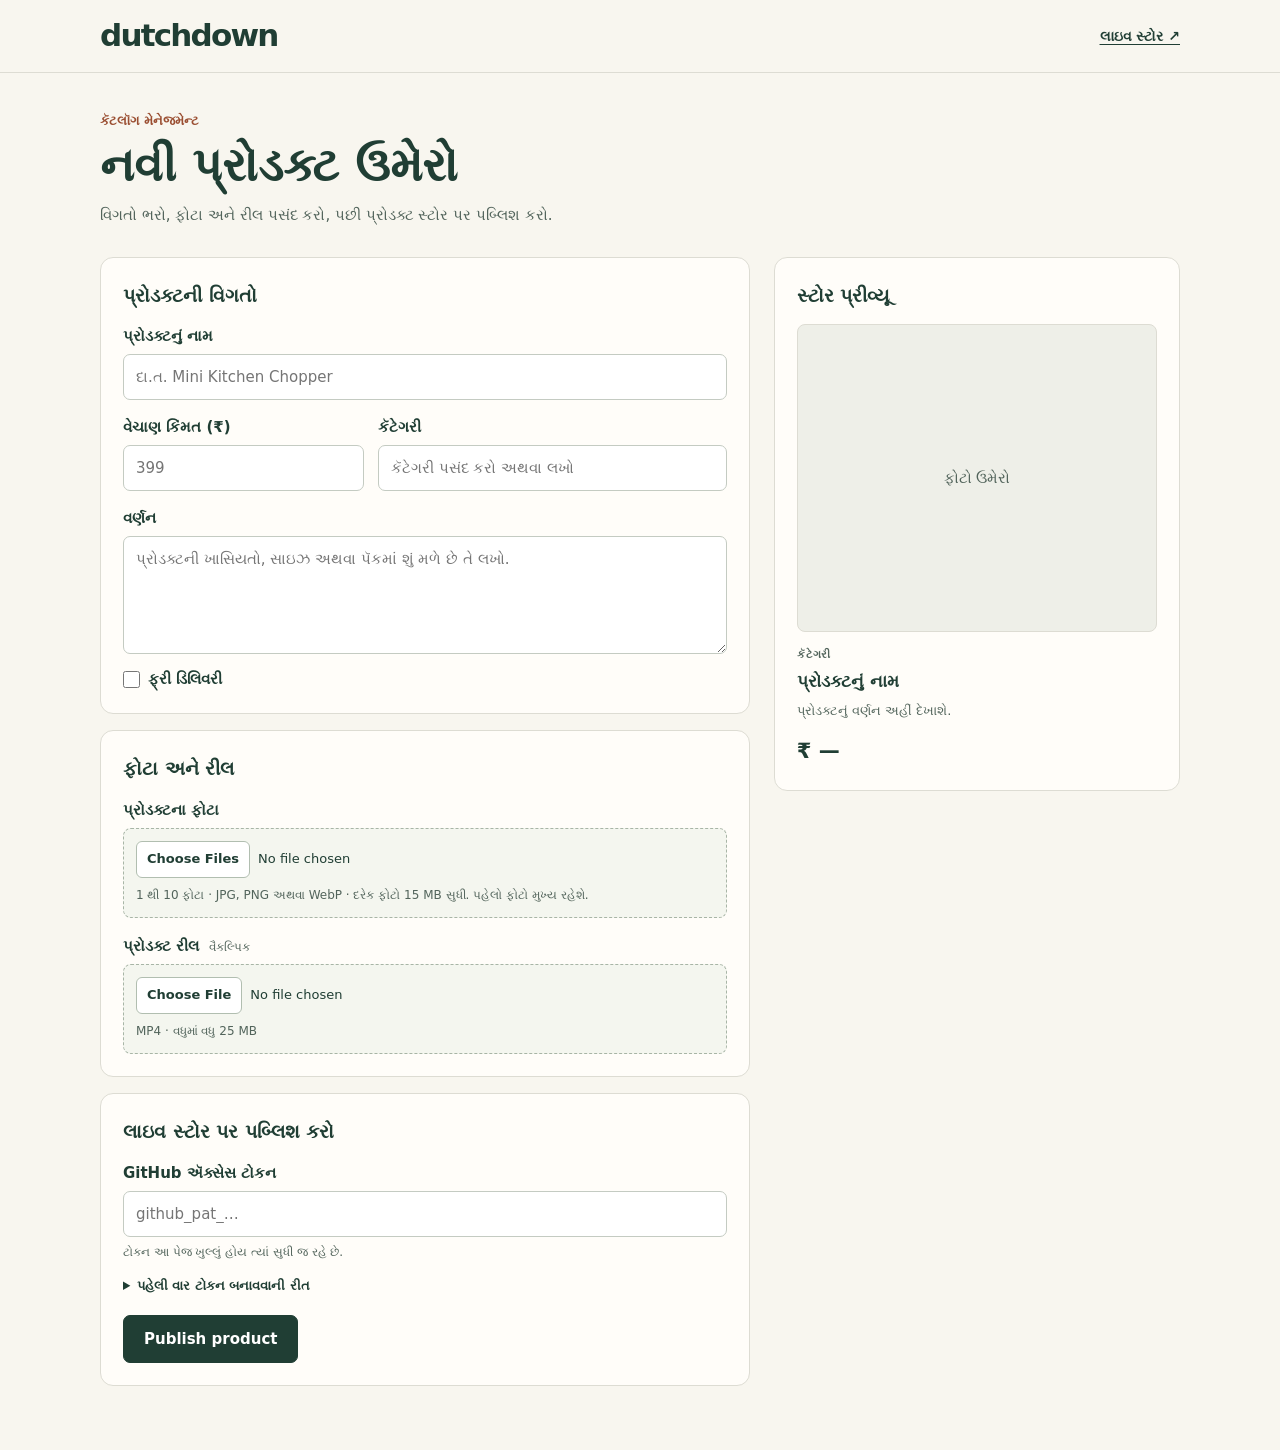
<file: admin/index.html>
<!doctype html>
<html lang="gu">
<head>
  <meta charset="utf-8">
  <meta name="viewport" content="width=device-width, initial-scale=1">
  <meta name="robots" content="noindex, nofollow">
  <meta http-equiv="Content-Security-Policy" content="default-src 'none'; script-src 'self'; style-src 'self'; img-src 'self' blob:; media-src blob:; connect-src 'self' https://api.github.com; base-uri 'none'; form-action 'none'">
  <title>પ્રોડક્ટ ઉમેરો | Dutchdown</title>
  <link rel="stylesheet" href="admin.css">
  <script src="admin.js?v=20261112-product-details" defer></script>
</head>
<body>
  <header class="site-header">
    <div class="header-inner">
      <a class="wordmark" href="../">dutchdown</a>
      <a class="store-link" href="../" target="_blank" rel="noopener">લાઇવ સ્ટોર ↗</a>
    </div>
  </header>

  <main>
    <div class="intro">
      <p class="eyebrow">કૅટલૉગ મેનેજમેન્ટ</p>
      <h1>નવી પ્રોડક્ટ ઉમેરો</h1>
      <p>વિગતો ભરો, ફોટા અને રીલ પસંદ કરો, પછી પ્રોડક્ટ સ્ટોર પર પબ્લિશ કરો.</p>
    </div>
    <div class="workspace">
      <form id="product-form">
        <fieldset id="product-fields">
          <section class="panel" aria-labelledby="details-title">
            <h2 id="details-title">પ્રોડક્ટની વિગતો</h2>
            <label for="name">પ્રોડક્ટનું નામ</label>
            <input id="name" name="name" required maxlength="100" placeholder="દા.ત. Mini Kitchen Chopper">
            <div class="two-fields">
              <div>
                <label for="price">વેચાણ કિંમત (₹)</label>
                <input id="price" name="price" required type="number" inputmode="decimal" min="0.01" max="9999999" step="0.01" placeholder="399">
              </div>
              <div>
                <label for="category">કૅટેગરી</label>
                <input id="category" name="category" required maxlength="45" list="categories" placeholder="કૅટેગરી પસંદ કરો અથવા લખો">
                <datalist id="categories">
                  <option value="Accessories"></option><option value="Cleaning"></option><option value="Electronics"></option>
                  <option value="Gifts"></option><option value="Kitchen"></option>
                </datalist>
              </div>
            </div>
            <label for="description">વર્ણન</label>
            <textarea id="description" name="description" required maxlength="1200" rows="4" placeholder="પ્રોડક્ટની ખાસિયતો, સાઇઝ અથવા પૅકમાં શું મળે છે તે લખો."></textarea>
            <label class="check"><input type="checkbox" name="freeDelivery"> ફ્રી ડિલિવરી</label>
          </section>

          <section class="panel" aria-labelledby="media-title">
            <h2 id="media-title">ફોટા અને રીલ</h2>
            <label for="photos">પ્રોડક્ટના ફોટા</label>
            <div class="upload">
              <input id="photos" name="photos" type="file" accept="image/jpeg,image/png,image/webp,.jpg,.jpeg,.png,.webp" required multiple aria-describedby="photo-help">
              <p id="photo-help">1 થી 10 ફોટા · JPG, PNG અથવા WebP · દરેક ફોટો 15 MB સુધી. પહેલો ફોટો મુખ્ય રહેશે.</p>
            </div>
            <label for="reel">પ્રોડક્ટ રીલ <span>વૈકલ્પિક</span></label>
            <div class="upload">
              <input id="reel" name="reel" type="file" accept="video/mp4,.mp4" aria-describedby="reel-help">
              <p id="reel-help">MP4 · વધુમાં વધુ 25 MB</p>
            </div>
          </section>

          <section class="panel publish-panel" aria-labelledby="publish-title">
            <h2 id="publish-title">લાઇવ સ્ટોર પર પબ્લિશ કરો</h2>
            <label for="token">GitHub ઍક્સેસ ટોકન</label>
            <input id="token" type="password" required autocomplete="off" autocapitalize="off" spellcheck="false" placeholder="github_pat_…" aria-describedby="token-help">
            <p class="field-help" id="token-help">ટોકન આ પેજ ખુલ્લું હોય ત્યાં સુધી જ રહે છે.</p>
            <details class="token-help">
              <summary>પહેલી વાર ટોકન બનાવવાની રીત</summary>
              <ol>
                <li><a href="https://github.com/settings/personal-access-tokens/new" target="_blank" rel="noopener">GitHub પર fine-grained token બનાવો ↗</a> અને <b>citishopind-ops</b> એકાઉન્ટ વાપરો.</li>
                <li><b>Only select repositories</b> માં <b>dutchdown</b> પસંદ કરો.</li>
                <li><b>Repository permissions → Contents → Read and write</b> આપો.</li>
                <li><b>Generate token</b> દબાવીને મળેલો ટોકન ઉપરના બૉક્સમાં પેસ્ટ કરો.</li>
              </ol>
            </details>
            <button class="primary-button" type="submit">Publish product</button>
          </section>
        </fieldset>
        <div class="publish-feedback" id="feedback" hidden>
          <p id="status" role="status" aria-live="polite"></p>
          <div class="actions">
            <a id="view-product" hidden target="_blank" rel="noopener">લાઇવ પ્રોડક્ટ જુઓ ↗</a>
            <a id="view-commit" hidden target="_blank" rel="noopener">GitHub commit ↗</a>
            <button id="check-live" type="button" hidden>લાઇવ સ્ટેટસ તપાસો</button>
            <button id="new-product" type="button" hidden>બીજી પ્રોડક્ટ ઉમેરો</button>
          </div>
        </div>
      </form>

      <aside class="panel preview-panel" aria-labelledby="preview-title">
        <h2 id="preview-title">સ્ટોર પ્રીવ્યૂ</h2>
        <div class="preview-photo">
          <p id="photo-placeholder">ફોટો ઉમેરો</p>
          <img id="preview-image" hidden alt="">
          <span class="delivery-badge" id="preview-delivery" hidden>FREE DELIVERY</span>
        </div>
        <div id="preview-thumbnails" class="preview-thumbnails" hidden></div>
        <video id="preview-reel" controls playsinline preload="metadata" aria-label="રીલ પ્રીવ્યૂ" hidden></video>
        <p class="preview-category" id="preview-category">કૅટેગરી</p>
        <h3 id="preview-name">પ્રોડક્ટનું નામ</h3>
        <p id="preview-description">પ્રોડક્ટનું વર્ણન અહીં દેખાશે.</p>
        <strong id="preview-price">₹ —</strong>
      </aside>
    </div>
  </main>
</body>
</html>
</file>
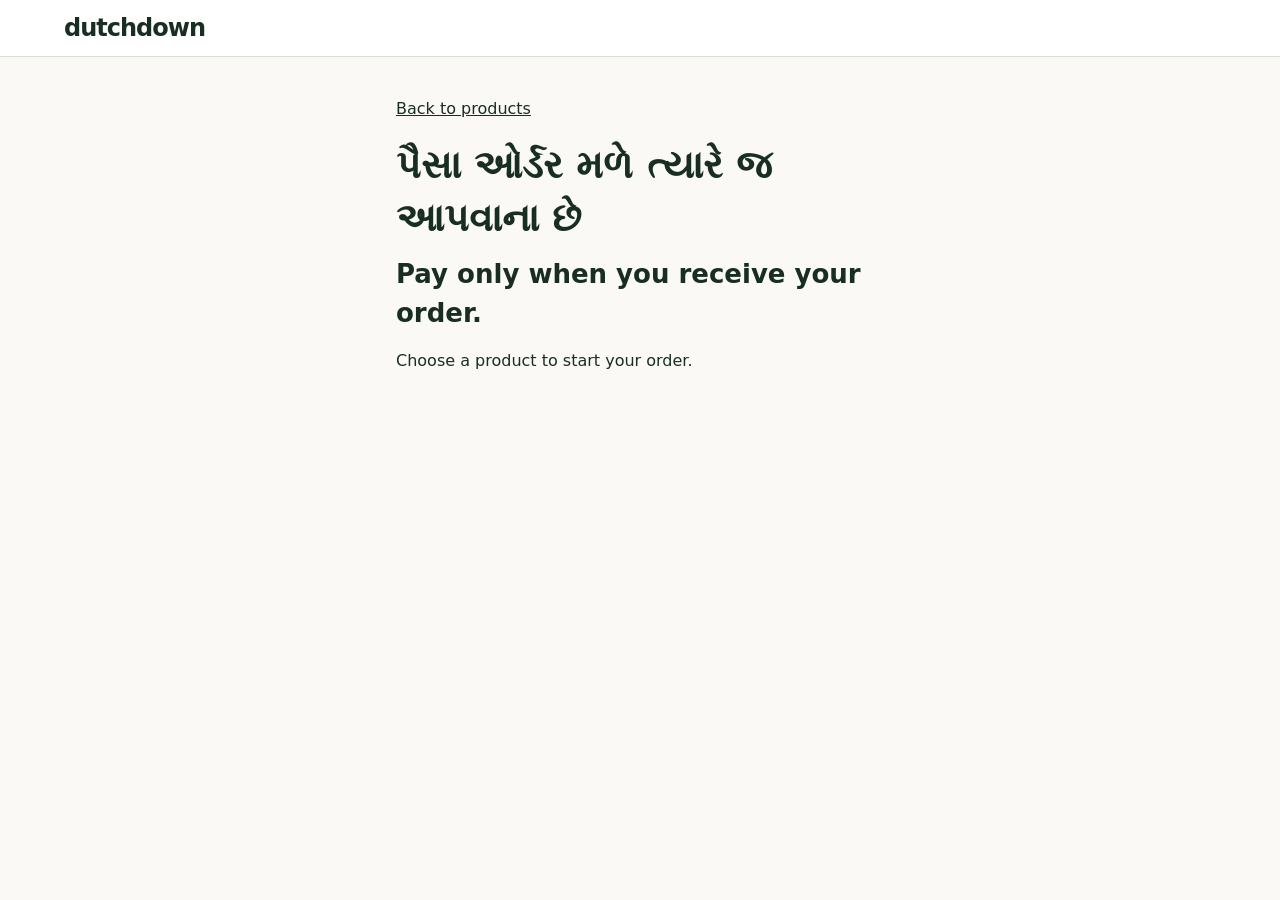
<file: order.html>
<!doctype html>
<html lang="en">
<head>
  <meta charset="utf-8">
  <meta name="viewport" content="width=device-width, initial-scale=1">
  <meta name="robots" content="noindex">
  <title>Delivery Details | Dutchdown</title>
  <style>
    * { box-sizing: border-box; }
    body { margin: 0; background: #faf9f5; color: #192e23; font: 16px/1.5 system-ui, sans-serif; }
    header { border-bottom: 1px solid #d9dfd8; padding: 10px 5vw; background: white; }
    a { color: inherit; }
    .brand { font-size: 24px; font-weight: 800; text-decoration: none; letter-spacing: -1px; }
    .checkout { max-width: 520px; margin: clamp(12px, 3vw, 32px) auto; padding: 0 16px 24px; }
    .back { display: inline-block; padding: 8px 0; }
    h1 { font-size: clamp(28px, 6vw, 38px); line-height: 1.4; margin: 10px 0; }
    .payment-english { margin: 0 0 16px; font-size: clamp(20px, 4vw, 26px); font-weight: 650; }
    #order-summary { overflow-wrap: anywhere; }
    #order-total { background: #eaf3eb; padding: 12px 16px; border-radius: 8px; margin: 0 0 16px; font-size: clamp(24px, 6vw, 32px); font-weight: 800; line-height: 1.25; }
    #order-total span { white-space: nowrap; }
    form { background: white; border: 1px solid #d9dfd8; border-radius: 12px; padding: clamp(14px, 4vw, 24px); }
    label { display: block; font-weight: 650; margin-bottom: 4px; }
    input, textarea { display: block; width: 100%; padding: 10px; border: 1px solid #77847a; border-radius: 6px; font: inherit; margin-bottom: 14px; }
    textarea { resize: vertical; }
    #delivery-pin { margin-bottom: 4px; }
    .primary { display: block; width: 100%; margin-top: 16px; border: 0; padding: 12px; border-radius: 8px; background: #195636; color: white; font: inherit; font-weight: 650; cursor: pointer; }
  </style>
</head>
<body>
  <header><a class="brand" href="./">dutchdown</a></header>
  <main class="checkout">
    <a class="back" href="./#collection">Back to products</a>
    <h1 lang="gu">પૈસા ઓર્ડર મળે ત્યારે જ આપવાના છે</h1>
    <p class="payment-english">Pay only when you receive your order.</p>
    <p id="order-summary" hidden></p>
    <p id="order-total" hidden>Total payable amount = <span></span></p>
    <noscript><p>Enable JavaScript to continue your WhatsApp order.</p></noscript>
    <form id="order-form" hidden>
      <label for="customer-name">Your Name / <span lang="gu">તમારું નામ</span></label>
      <input id="customer-name" placeholder="Full name / પૂરું નામ" autocomplete="name" maxlength="100" required>
      <label for="delivery-address">Address / <span lang="gu">સરનામું</span></label>
      <textarea id="delivery-address" autocomplete="street-address" rows="4" maxlength="500" placeholder="House no., street, area, city / ઘર નં., શેરી, વિસ્તાર, શહેર" required></textarea>
      <label for="delivery-pin">PIN Code / <span lang="gu">પિન કોડ</span></label>
      <input id="delivery-pin" type="text" inputmode="numeric" placeholder="6 digits / ૬ અંક" autocomplete="postal-code" pattern="[1-9][0-9]{5}" maxlength="6" aria-describedby="pin-help" required>
      <small id="pin-help">Required / ૬ અંકનો પિન કોડ ફરજિયાત છે.</small>
      <button class="primary" type="submit">Continue to WhatsApp / વોટ્સએપ ખોલો</button>
    </form>
  </main>
  <script>
    const form = document.querySelector("#order-form");
    const order = new URLSearchParams(location.search).get("text");
    const summary = document.querySelector("#order-summary");

    if (order) {
      const item = order.split("\n")[1] || "";
      summary.textContent = item || "WhatsApp order";
      const price = item.match(/×\s*\d+\s*—\s*(₹[\d,]+(?:\.\d{1,2})?)\s*$/);
      if (price) {
        const total = document.querySelector("#order-total");
        total.querySelector("span").textContent = price[1];
        total.hidden = false;
      }
      summary.hidden = false;
      form.hidden = false;
    } else {
      summary.textContent = "Choose a product to start your order.";
      summary.hidden = false;
    }

    const nameField = document.querySelector("#customer-name");
    const addressField = document.querySelector("#delivery-address");
    const pinField = document.querySelector("#delivery-pin");

    for (const field of [nameField, addressField]) {
      field.addEventListener("input", () => field.setCustomValidity(""));
    }

    form.addEventListener("submit", event => {
      event.preventDefault();

      const name = nameField.value.trim();
      const address = addressField.value.trim();
      nameField.setCustomValidity(name ? "" : "Enter your name.");
      addressField.setCustomValidity(address ? "" : "Enter your delivery address.");
      if (!order || !form.reportValidity()) return;

      const whatsapp = new URL("https://wa.me/919016304096");
      whatsapp.searchParams.set("text", [
        order, "", "Name: " + name, "Address: " + address, "PIN Code: " + pinField.value
      ].join("\n"));
      location.assign(whatsapp.href);
    });
  </script>
</body>
</html>
</file>
<file: admin/admin.css>
:root {
  color-scheme: light;
  --ink: #203e34;
  --muted: #52645b;
  --paper: #f8f6ef;
  --line: #dddcd3;
  --accent: #9a4e31;
}
* { box-sizing: border-box; }
[hidden] { display: none !important; }
body {
  margin: 0;
  background: var(--paper);
  color: var(--ink);
  font: 15px/1.6 "Instrument Sans", "Noto Sans Gujarati", system-ui, sans-serif;
}
a { color: inherit; text-underline-offset: 3px; }
button, input, textarea { font: inherit; }
button, summary { cursor: pointer; }
:focus-visible { outline: 3px solid #a95737; outline-offset: 3px; }
.site-header { border-bottom: 1px solid var(--line); }
.header-inner, main { width: min(1080px, 100% - 48px); margin-inline: auto; }
.header-inner { min-height: 72px; display: flex; align-items: center; justify-content: space-between; gap: 16px; }
.wordmark { text-decoration: none; font-size: 31px; font-weight: 800; letter-spacing: -1.8px; }
.store-link { font-size: 14px; font-weight: 650; }
main { padding: 38px 0 64px; }
.intro { margin-bottom: 30px; }
.eyebrow { color: var(--accent); font-size: 13px; font-weight: 700; margin: 0 0 6px; }
h1 { font-size: clamp(30px, 5vw, 46px); line-height: 1.2; margin: 0 0 10px; }
.intro > :last-child { color: var(--muted); margin: 0; }
.workspace { display: grid; grid-template-columns: minmax(0, 1.6fr) minmax(265px, 1fr); gap: 24px; align-items: start; }
fieldset { margin: 0; padding: 0; border: 0; min-inline-size: 0; display: grid; gap: 16px; }
.panel, .publish-feedback { border: 1px solid var(--line); border-radius: 13px; padding: 22px; background: #fffdf9; }
.panel h2 { font-size: 19px; margin: 0 0 14px; }
label { display: block; font-weight: 650; margin-bottom: 6px; }
label span { font-size: 12px; font-weight: 500; margin-left: 5px; color: var(--muted); }
input:not([type="checkbox"], [type="file"]), textarea {
  display: block; width: 100%; padding: 10px 12px; min-height: 44px; border: 1px solid #c4cbc2;
  border-radius: 7px; color: var(--ink); background: #fff;
}
textarea { resize: vertical; }
.two-fields { display: grid; grid-template-columns: minmax(0, 1fr) minmax(0, 1.45fr); gap: 14px; margin: 15px 0; }
.check { display: flex; align-items: center; gap: 8px; margin: 13px 0 0; width: fit-content; }
.check input { width: 17px; height: 17px; margin: 0; accent-color: var(--ink); }
.upload { padding: 12px; border: 1px dashed #a8b5a6; border-radius: 8px; background: #f4f6ef; }
.upload + label { margin-top: 16px; }
.upload input { width: 100%; min-height: 39px; color: var(--ink); font-size: 13px; }
.upload input::file-selector-button {
  font: inherit; font-weight: 650; color: var(--ink); border: 1px solid #b1beb0; background: #fff;
  padding: 7px 10px; border-radius: 6px; margin-right: 8px; cursor: pointer;
}
.upload p, .field-help { color: var(--muted); font-size: 12px; margin: 6px 0 0; }
.token-help { margin: 14px 0 18px; font-size: 13px; }
.token-help summary { font-weight: 650; }
.token-help ol { margin: 9px 0 0; padding-inline-start: 22px; }
.token-help li + li { margin-top: 6px; }
.primary-button {
  border: 1px solid var(--ink); background: var(--ink); color: white; border-radius: 7px; padding: 11px 20px; font-weight: 700;
}
.primary-button:hover { background: #315c48; }
fieldset:disabled .primary-button { opacity: .65; cursor: default; }
.preview-panel { position: sticky; top: 20px; min-width: 0; }
.preview-photo {
  aspect-ratio: 1.17; display: grid; place-items: center; overflow: hidden; position: relative;
  border: 1px solid var(--line); border-radius: 8px; background: #eeefe8; color: var(--muted);
}
.preview-photo img { width: 100%; height: 100%; object-fit: contain; background: #fff; }
.delivery-badge {
  position: absolute; top: 10px; left: 10px; border-radius: 4px; background: var(--paper);
  padding: 4px 7px; font-size: 10px; font-weight: 700;
}
.preview-thumbnails { display: flex; flex-wrap: wrap; gap: 7px; margin-top: 8px; }
.preview-thumbnails button { padding: 0; border: 1px solid var(--line); background: #fff; border-radius: 5px; overflow: hidden; }
.preview-thumbnails [aria-pressed="true"] { border-color: var(--ink); box-shadow: 0 0 0 1px var(--ink); }
.preview-thumbnails img { display: block; width: 44px; height: 44px; object-fit: contain; }
.preview-panel video { display: block; width: 100%; max-height: 290px; margin-top: 10px; background: #17231d; border-radius: 6px; }
.preview-panel h3 { font-size: 17px; margin: 0; overflow-wrap: anywhere; }
.preview-panel strong { font-size: 21px; }
.preview-category { color: var(--muted); font-size: 11px; font-weight: 650; letter-spacing: .08em; text-transform: uppercase; margin: 14px 0 4px; overflow-wrap: anywhere; }
#preview-description { color: var(--muted); font-size: 13px; margin: 6px 0 13px; white-space: pre-line; overflow-wrap: anywhere; }
.publish-feedback { margin-top: 16px; border-color: #a6bbad; background: #edf4ec; overflow-wrap: anywhere; }
.publish-feedback[data-state="error"] { border-color: #c99077; color: #7a3023; background: #fff3ed; }
.publish-feedback p { margin: 0; }
.actions { display: flex; flex-wrap: wrap; gap: 10px; align-items: center; }
.actions > :not([hidden]) { margin-top: 10px; font-size: 13px; font-weight: 650; }
.actions button { border: 1px solid #a7baac; background: #fff; color: var(--ink); border-radius: 5px; padding: 6px 9px; }
@media (max-width: 760px) {
  .header-inner, main { width: calc(100% - 30px); }
  main { padding-top: 26px; }
  .workspace { grid-template-columns: 1fr; gap: 16px; }
  .panel, .publish-feedback { padding: 16px; }
  .preview-panel { position: static; }
}
</file>
